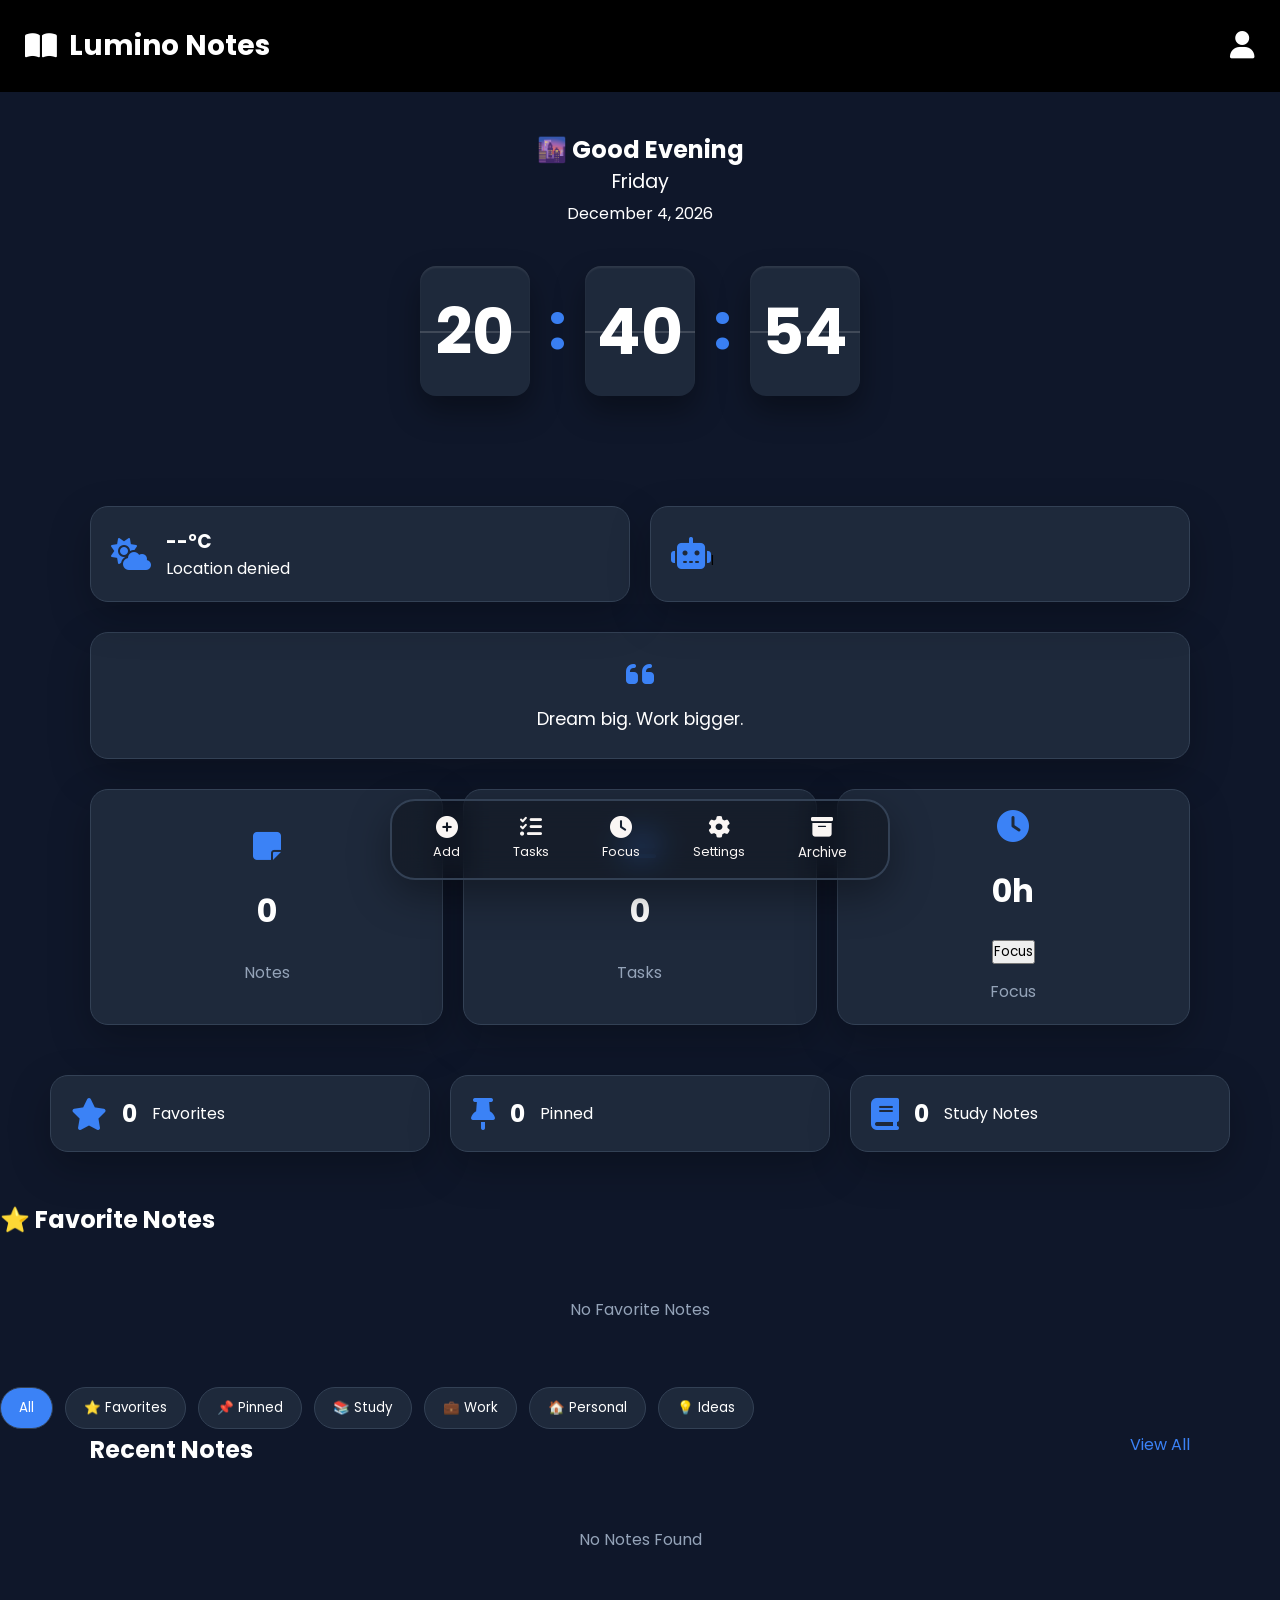
<file: index.html>
<!DOCTYPE html>
<html lang="en">
<head>
    <meta charset="UTF-8">
    <meta name="viewport" content="width=device-width, initial-scale=1.0">
    <link rel="icon" href="assets/mainlogo.png">
    <title>Lumino Notes</title>

    <link rel="stylesheet" href="notes.css">

    <link
    rel="stylesheet"
    href="https://cdnjs.cloudflare.com/ajax/libs/font-awesome/6.7.2/css/all.min.css"
    />
    <link rel="manifest" href="manifest.json">
    <link rel="stylesheet" href="css/dashboard.css">
     <link rel="stylesheet" href="css/timer.css">
      <link rel="stylesheet" href="css/tasks.css">
    <link rel="stylesheet" href="css/recent.css">
    <link rel="stylesheet" href="css/notes.css">
    <link rel="stylesheet" href="css/viewallnotes.css">
    <link rel="stylesheet" href="css/ui.css">
    <link rel="stylesheet" href="css/login.css">
   
</head>
<body>

    <header>
        <div class="logo">
            <i class="fa-solid fa-book-open"></i>
            <h2>Lumino Notes</h2>
        </div>
      <button id="openLogin" class="login-open-btn">

    <i class="fa-solid fa-user"></i>

   
        

</button>

     
        

       
    </header>

   


</div>
         <section class="hero">
     <h2 id="greeting"></h2>
     <h2 id="welcomeUser">
        
    </h2>

    <p id="day"></p>

    <p id="date"></p>
 

            <div class="clock">

    <div class="digit" id="hour">08</div>

    <div class="separator">:</div>

    <div class="digit" id="minute">45</div>

    <div class="separator">:</div>

    <div class="digit" id="second">32</div>

</div>
    <p class="quote"></p>

</section>
   
       <section class="dashboard">

    <div class="top-cards">

     <div class="weather card">

    <i id="weatherIcon" class="fa-solid fa-cloud-sun"></i>

    <div>

        <h3 id="temp">--°C</h3>

        <p id="city">Loading...</p>
       
    </div>

</div>
        

        <div class="streak card">

           
   
            <div>
                <button onclick="window.location.href='AI.html'" 
      class="ai-btn"> <i class="fa-solid fa-robot"></i>I</button>

            </div>

        </div>

    </div>

    <div class="quote-card">

        <i class="fa-solid fa-quote-left"></i>

        <p id="quote">
            Stay focused and keep writing.
        </p>

    </div>

    <div class="progress">

        <div class="card">

            <i class="fa-solid fa-note-sticky"></i>

            <h2 id="notesCount">0</h2>

            <p>Notes</p>

        </div>

        <div class="card">

            <i class="fa-solid fa-list-check"></i>

            <h2 id="tasksCount">0</h2>

            <p>Tasks</p>

        </div>

        <div class="card">

            <i class="fa-solid fa-clock"></i>

            <h2 id="focusTime">0h</h2>
            <button  onclick="window.location.href='timer.html'">Focus</button>

            <p>Focus</p>

        </div>

    </div>
    </section>

    
<section class="stats">



    <div class="stat-card">

        <i class="fa-solid fa-star"></i>

        <h2 id="favoriteCount">0</h2>

        <p>Favorites</p>

    </div>

    <div class="stat-card">

        <i class="fa-solid fa-thumbtack"></i>

        <h2 id="pinnedCount">0</h2>

        <p>Pinned</p>

    </div>

    <div class="stat-card">

        <i class="fa-solid fa-book"></i>

        <h2 id="studyCount">0</h2>

        <p>Study Notes</p>

    </div>

</section>




    <section class="favorites">

    <div class="section-title">

        <h2>⭐ Favorite Notes</h2>

    </div>

    <div id="favoriteNotes"></div>

</section>
    
    <div class="filter-bar">

    <button class="filter-btn active" data-filter="all">All</button>

    <button class="filter-btn" data-filter="favorite">⭐ Favorites</button>

    <button class="filter-btn" data-filter="pinned">📌 Pinned</button>

    <button class="filter-btn" data-filter="Study">📚 Study</button>

    <button class="filter-btn" data-filter="Work">💼 Work</button>

    <button class="filter-btn" data-filter="Personal">🏠 Personal</button>

    <button class="filter-btn" data-filter="Ideas">💡 Ideas</button>

</div>

    <section class="recent">

    <div class="section-title">

        <h2>Recent Notes</h2>

       
        <a href="notes.html">

    View All

</a>
        

    </div>

    <div id="recentNotes">

    </div>
    

    

</section>

    
</section>

<nav class="bottom-nav">


<button id="addNoteBtn">

<i class="fa-solid fa-circle-plus"></i>

<span>Add</span>

</button>

<button onclick="window.location.href='task.html'">

<i class="fa-solid fa-list-check"></i>

<span>Tasks</span>

</button>

<button id="formatBtn">

<i class="fa-solid fa-clock"></i>

<span>Focus</span>

</button>

<button id="settingsBtn">

<i class="fa-solid fa-gear"></i>

<span>Settings</span>

</button>

<button id="archivePopupBtn" >
    <i class="fa-solid fa-box-archive"></i>
    Archive
</button>

</nav>


<div class="popup" id="popup">
    <div class="popup-content">

        <label>Select Note Color</label>

<div class="color-picker">

    <div class="color yellow active" data-color="yellow"></div>

    <div class="color blue" data-color="blue"></div>

    <div class="color green" data-color="green"></div>

    <div class="color red" data-color="red"></div>

    <div class="color purple" data-color="purple"></div>

</div>
        <select id="category">

    <option value="Study">📚 Study</option>

    <option value="Work">💼 Work</option>

    <option value="Personal">🏠 Personal</option>

    <option value="Ideas">💡 Ideas</option>

</select>
        <input id="title" type="text" placeholder="Title">
       

        <textarea id="content" placeholder="Write your note..."></textarea>

        

        <button id="saveNote" type="button">
            Save Note
        </button>

    </div>
</div>

<div id="recentNotes"></div>




   <div class="settings-popup" id="settingsPopup">

    <div class="settings-box">

        <div class="settings-header">

            <h2>⚙️ Settings</h2>

            <button id="closeSettings">
                <i class="fa-solid fa-xmark"></i>
            </button>

        </div>

        <div class="setting-item">

            <label>Theme</label>


    <div class="theme-grid">

    <div class="theme-card active" data-theme="dark">
        🌙
        <span>Dark</span>
    </div>

    <div class="theme-card" data-theme="light">
        ☀️
        <span>Light</span>
    </div>

    <div class="theme-card" data-theme="pink">
        💗
        <span>Pink</span>
    </div>

    <div class="theme-card" data-theme="orange">
        🧡
        <span>Orange</span>
    </div>

    <div class="theme-card" data-theme="purple">
        💜
        <span>Purple</span>
    </div>

    <div class="theme-card" data-theme="emerald">
        💚
        <span>Emerald</span>
    </div>

    <div class="theme-card" data-theme="crimson">
        ❤️
        <span>Crimson</span>
    </div>

    <div class="theme-card" data-theme="ocean">
        🌊
        <span>Ocean</span>
    </div>

    <div id="logoutBtn" class="theme-card">
    <i class="fa-solid fa-right-from-bracket"></i>
    Logout
    </div>


</div>

        </div>

        <button id="saveSettings">

            Save Settings

        </button>

    </div>

</div>
<div id="archivePopup" class="popup">

    <div class="popup-box archive-box">

        <div class="archive-header">

            <h2>📦 Archived Notes</h2>

            <button id="closeArchive">
                ✖
            </button>

        </div>

        <div id="archiveNotes"></div>

    </div>

</div>
   <!-- ==========================
LOGIN POPUP
========================== -->

<div class="login-popup" id="loginPopup">

    <div class="login-card">

        <button class="close-login" id="closeLogin">
            <i class="fa-solid fa-xmark"></i>
        </button>

        <div class="login-top">

            <div class="login-logo">

                🌙

            </div>

            <h2>Welcome Back</h2>

            <p>Sign in to continue using Lumino</p>

        </div>

        <div class="login-form">

            <label>Email</label>

            <div class="input-box">

                <i class="fa-solid fa-envelope"></i>

                <input
                    type="email"
                    id="loginEmail"
                    placeholder="Enter your email">

            </div>

            <label>Password</label>

            <div class="input-box">

                <i class="fa-solid fa-lock"></i>

                <input
                    type="password"
                    id="loginPassword"
                    placeholder="Enter your password">

                <i
                    class="fa-solid fa-eye"
                    id="togglePassword">
                </i>

            </div>

            <div class="login-options">

                <label>

                    <input
                        type="checkbox"
                        id="rememberMe">

                    Remember Me

                </label>

                <a href="#">Forgot Password?</a>

            </div>

            <button id="loginNow" class="login-btn">

                Login

            </button>

        </div>


        <div class="login-footer">

    <span>New to Lumino?</span>

    <a href="#" id="registerBtn">
        Create Account
    </a>

</div>
       <!-- ==========================
REGISTER POPUP
========================== -->

<div class="login-popup" id="registerPopup">

    <div class="login-card">

        <button class="close-login" id="closeRegister">

            <i class="fa-solid fa-xmark"></i>

        </button>

        <div class="login-top">

            <div class="login-logo">

                🌙

            </div>

            <h2>Create Account</h2>

            <p>Join Lumino and organize your life.</p>

        </div>

        <div class="login-form">

            <label>Full Name</label>

            <div class="input-box">

                <i class="fa-solid fa-user"></i>

                <input
                    type="text"
                    id="registerName"
                    placeholder="Your Name">

            </div>

            <label>Email</label>

            <div class="input-box">

                <i class="fa-solid fa-envelope"></i>

                <input
                    type="email"
                    id="registerEmail"
                    placeholder="Email">

            </div>

            <label>Password</label>

            <div class="input-box">

                <i class="fa-solid fa-lock"></i>

                <input
                    type="password"
                    id="registerPassword"
                    placeholder="Password">

            </div>

            <button
                class="login-btn"
                id="createAccount">

                Create Account

            </button>
            <div class="login-footer">

    Already have an account?

    <a href="#" id="backToLogin">

        Login

    </a>

</div>

        </div>

      
   
<script src="js/recent-notes.js"></script>
<script src="js/clock.js"></script>
<script src="js/greeting.js"></script>
<script src="js/quotes.js"></script>
<script src="js/storage.js"></script>
<script src="js/weather.js"></script>
<script src="js/editior.js"></script>
<script src="js/setting.js"></script>
<script src="web.js"></script>
<script src="js/login.js"></script>
<script src="js/watchtimer.js"></script>
</body>
</html>
</file>
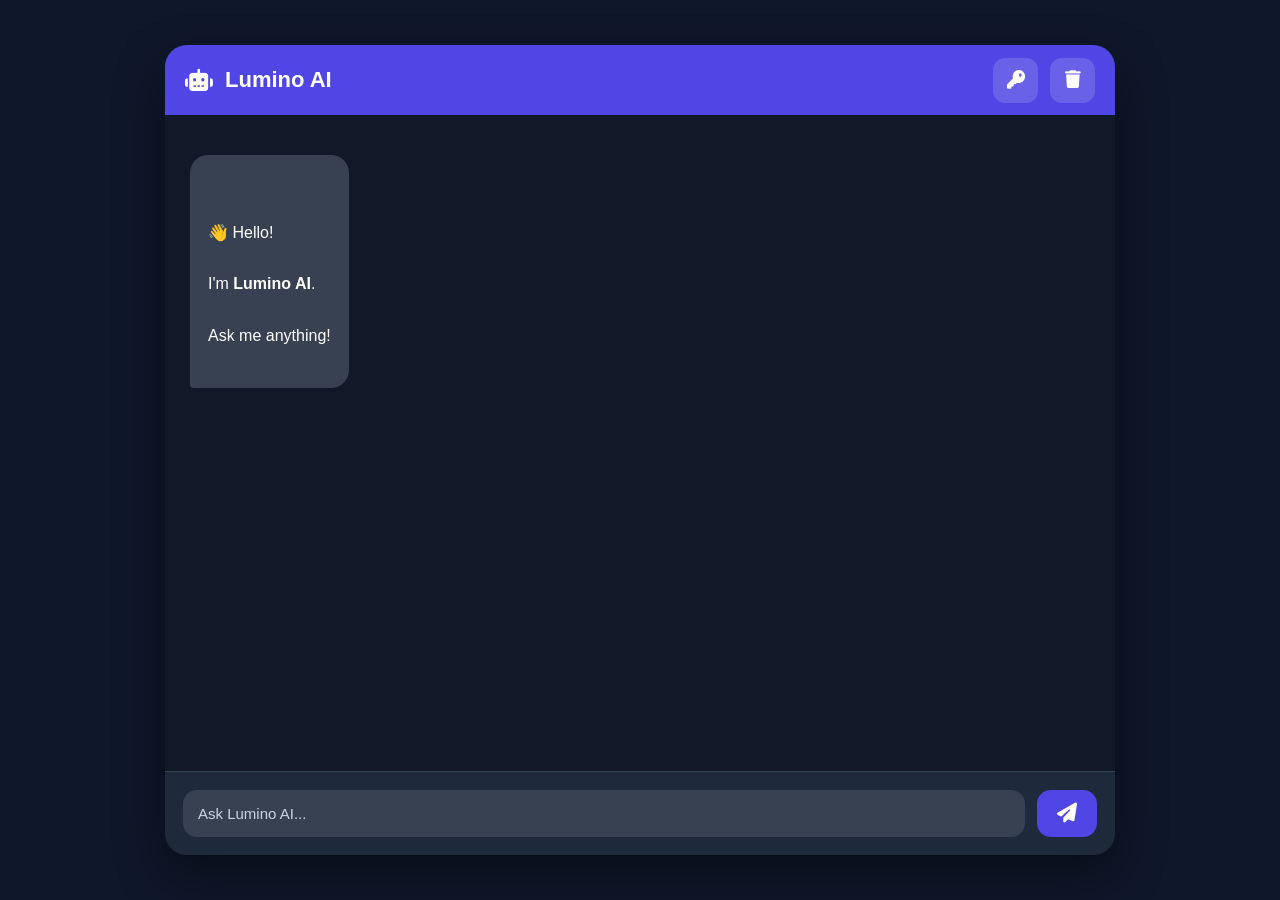
<file: AI.html>
<!DOCTYPE html>
<html lang="en">

<head>

<meta charset="UTF-8">

<meta name="viewport" content="width=device-width, initial-scale=1.0">

<title>Lumino AI</title>

<link rel="stylesheet"
href="https://cdnjs.cloudflare.com/ajax/libs/font-awesome/6.7.2/css/all.min.css"/>

<style>

*{

margin:0;

padding:0;

box-sizing:border-box;

font-family:Arial,sans-serif;

}

body{

background:#0f172a;

height:100vh;

display:flex;

justify-content:center;

align-items:center;

padding:20px;

}

/* ========================= */

.ai{

width:100%;

max-width:950px;

height:90vh;

background:#1e293b;

border-radius:22px;

overflow:hidden;

display:flex;

flex-direction:column;

box-shadow:0 20px 50px rgba(0,0,0,.45);

}

/* ========================= */

.header{

height:70px;

background:#4f46e5;

display:flex;

justify-content:space-between;

align-items:center;

padding:0 20px;

color:white;

}

.logo{

display:flex;

align-items:center;

gap:12px;

font-size:22px;

font-weight:bold;

}

.header-right{

display:flex;

align-items:center;

gap:12px;

}

.icon-btn{

width:45px;

height:45px;

border:none;

border-radius:12px;

background:rgba(255,255,255,.15);

color:white;

cursor:pointer;

font-size:18px;

transition:.3s;

}

.icon-btn:hover{

background:white;

color:#4f46e5;

}

/* ========================= */

.chat{

flex:1;

overflow-y:auto;

padding:25px;

background:#111827;

}

.chat::-webkit-scrollbar{

width:8px;

}

.chat::-webkit-scrollbar-thumb{

background:#374151;

border-radius:20px;

}

/* ========================= */

.user{

margin:15px 0;

margin-left:auto;

width:fit-content;

max-width:75%;

padding:14px 18px;

background:#4f46e5;

color:white;

border-radius:18px 18px 4px 18px;

word-wrap:break-word;

}

.bot{

margin:15px 0;

width:fit-content;

max-width:75%;

padding:14px 18px;

background:#374151;

color:white;

border-radius:18px 18px 18px 4px;

white-space:pre-wrap;

line-height:1.6;

word-wrap:break-word;

}

/* ========================= */

.input-area{

padding:18px;

display:flex;

gap:12px;

background:#1e293b;

border-top:1px solid #334155;

}

.input-area input{

flex:1;

padding:15px;

border:none;

outline:none;

border-radius:14px;

background:#374151;

color:white;

font-size:15px;

}

.input-area input::placeholder{

color:#cbd5e1;

}

.send{

width:60px;

border:none;

border-radius:14px;

background:#4f46e5;

color:white;

cursor:pointer;

font-size:20px;

transition:.3s;

}

.send:hover{

background:#4338ca;

transform:scale(1.05);

}

/* ========================= */

.loading{

opacity:.8;

font-style:italic;

}

</style>

</head>

<body>

<div class="ai">

<!-- HEADER -->

<div class="header">

<div class="logo">

<i class="fa-solid fa-robot"></i>

<span>Lumino AI</span>

</div>

<div class="header-right">

<button
class="icon-btn"
id="changeKey">

<i class="fa-solid fa-key"></i>

</button>

<button
class="icon-btn"
id="clearChat">

<i class="fa-solid fa-trash"></i>

</button>

</div>

</div>

<!-- CHAT -->

<div
class="chat"
id="chat">

<div class="bot">

👋 Hello!

I'm <b>Lumino AI</b>.

Ask me anything!

</div>

</div>

<!-- INPUT -->

<div class="input-area">

<input

type="text"

id="prompt"

placeholder="Ask Lumino AI...">

<button
class="send"
id="send">

<i class="fa-solid fa-paper-plane"></i>

</button>

</div>

<script>

// =====================================
// GEMINI API KEY
// =====================================

let API_KEY = localStorage.getItem("geminiKey");

if(!API_KEY){

    const key = prompt("Enter your Gemini API Key");

    if(key){

        API_KEY = key;

        localStorage.setItem("geminiKey", key);

    }else{

        alert("Gemini API Key is required.");

    }

}

// =====================================
// ELEMENTS
// =====================================

const chat = document.getElementById("chat");

const promptInput = document.getElementById("prompt");

const sendBtn = document.getElementById("send");

const changeKeyBtn = document.getElementById("changeKey");

const clearChatBtn = document.getElementById("clearChat");

// =====================================
// CHANGE API KEY
// =====================================

changeKeyBtn.addEventListener("click",()=>{

    const newKey = prompt("Enter New Gemini API Key");

    if(!newKey) return;

    API_KEY = newKey;

    localStorage.setItem("geminiKey", newKey);

    alert("✅ API Key Updated!");

});

// =====================================
// CLEAR CHAT
// =====================================

clearChatBtn.addEventListener("click",()=>{

    if(confirm("Clear chat?")){

        chat.innerHTML=`

        <div class="bot">

        👋 Hello!

        I'm <b>Lumino AI</b>.

        Ask me anything!

        </div>

        `;

    }

});

// =====================================
// SEND
// =====================================

sendBtn.addEventListener("click", askAI);

promptInput.addEventListener("keydown",(e)=>{

    if(e.key==="Enter"){

        askAI();

    }

});

// =====================================
// ADD MESSAGE
// =====================================

function addUserMessage(text){

    chat.innerHTML += `

    <div class="user">

        ${text}

    </div>

    `;

}

function addBotMessage(text){

    chat.innerHTML += `

    <div class="bot">

        ${text}

    </div>

    `;

}

function scrollBottom(){

    chat.scrollTop = chat.scrollHeight;

}

// =====================================
// GEMINI AI
// =====================================

async function askAI(){

    const prompt = promptInput.value.trim();

    if(prompt === "") return;

    addUserMessage(prompt);

    promptInput.value = "";

    chat.innerHTML += `

    <div class="bot loading" id="loading">

        <i class="fa-solid fa-spinner fa-spin"></i>

        Thinking...

    </div>

    `;

    scrollBottom();

    try{

        const response = await fetch(

        `https://generativelanguage.googleapis.com/v1beta/models/gemini-flash-latest:generateContent?key=${API_KEY}`,

        {

            method:"POST",

            headers:{

                "Content-Type":"application/json"

            },

            body:JSON.stringify({

                contents:[

                    {

                        parts:[

                            {

                                text:prompt

                            }

                        ]

                    }

                ]

            })

        });

        const data = await response.json();

        document.getElementById("loading")?.remove();

        if(data.error){

            throw new Error(data.error.message);

        }

        const reply =

        data.candidates?.[0]?.content?.parts

        ?.map(part=>part.text)

        .join("") ||

        "No response from Gemini.";

        addBotMessage(reply);

        scrollBottom();

    }

    catch(error){

        document.getElementById("loading")?.remove();

        addBotMessage(

            "❌ " + error.message

        );

        console.error(error);

    }

}

// =====================================
// AUTO FOCUS
// =====================================

promptInput.focus();

</script>

</div>

</body>

</html>
</file>
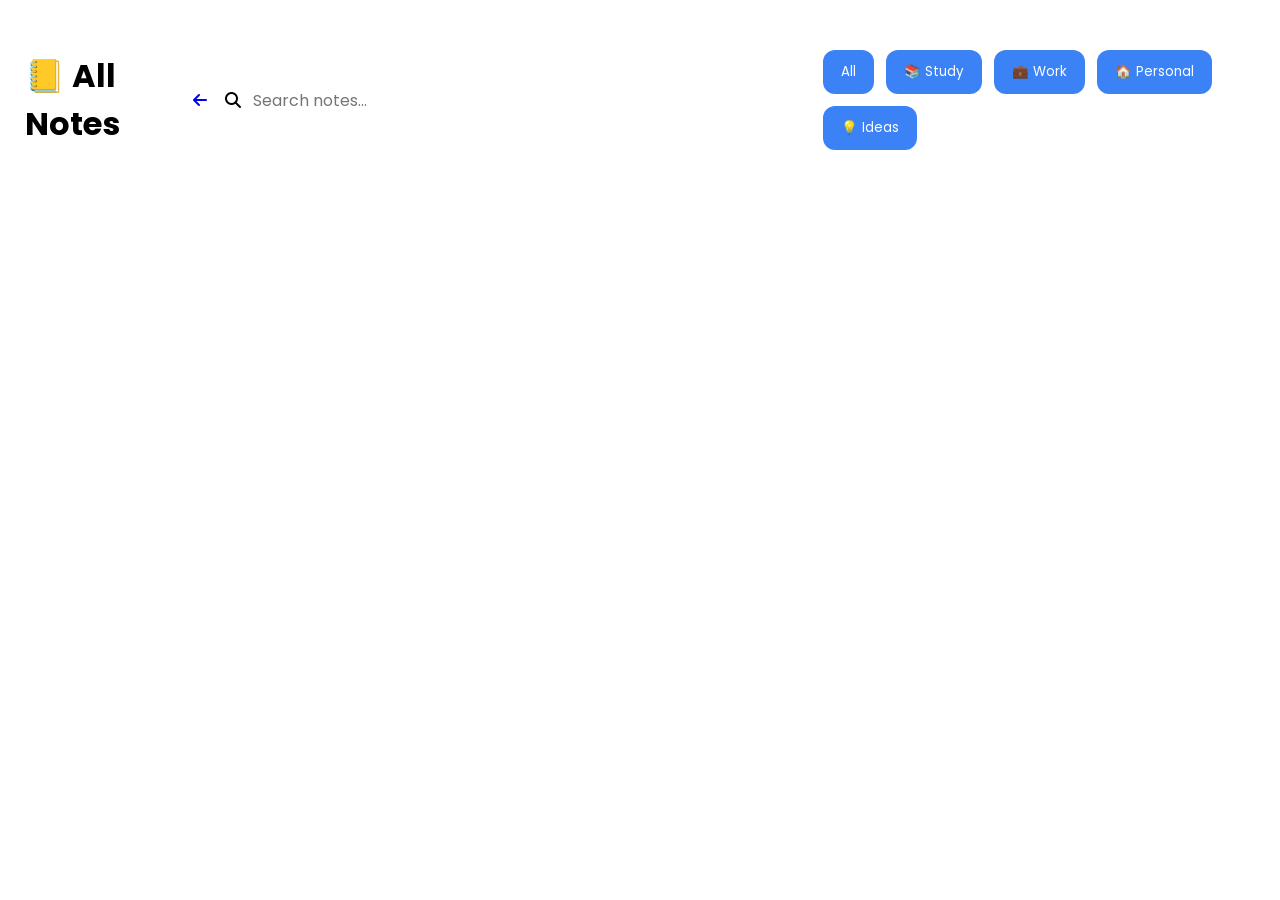
<file: notes.html>
<!DOCTYPE html>
<html lang="en">
<head>
    <meta charset="UTF-8">
    <meta name="viewport" content="width=device-width, initial-scale=1.0">

    <link rel="icon" href="assets/mainlogo.png">
    <title>Lumino Notes</title>

    <link rel="stylesheet" href="notes.css">

    <link
    rel="stylesheet"
    href="https://cdnjs.cloudflare.com/ajax/libs/font-awesome/6.7.2/css/all.min.css"
    />
    <link rel="stylesheet" href="/css/dashboard.css">
     <link rel="stylesheet" href="/css/timer.css">
      <link rel="stylesheet" href="/css/tasks.css">
    <link rel="stylesheet" href="/css/recent.css">
    <link rel="stylesheet" href="css/notes.css">
   
</head>
<body>
    <header class="notes-header">

    <h1>📒 All Notes</h1>

    <a href="index.html" class="back-btn">

        <i class="fa-solid fa-arrow-left"></i>

    </a>
    <div class="search-box">

    <i class="fa-solid fa-magnifying-glass"></i>

    <input
        type="text"
        id="searchAllNotes"
        placeholder="Search notes..."
    >

</div>



<div class="filter-bar">

    <button class="active">All</button>

    <button>📚 Study</button>

    <button>💼 Work</button>

    <button>🏠 Personal</button>

    <button>💡 Ideas</button>

</div>

</body>
</html>
</file>
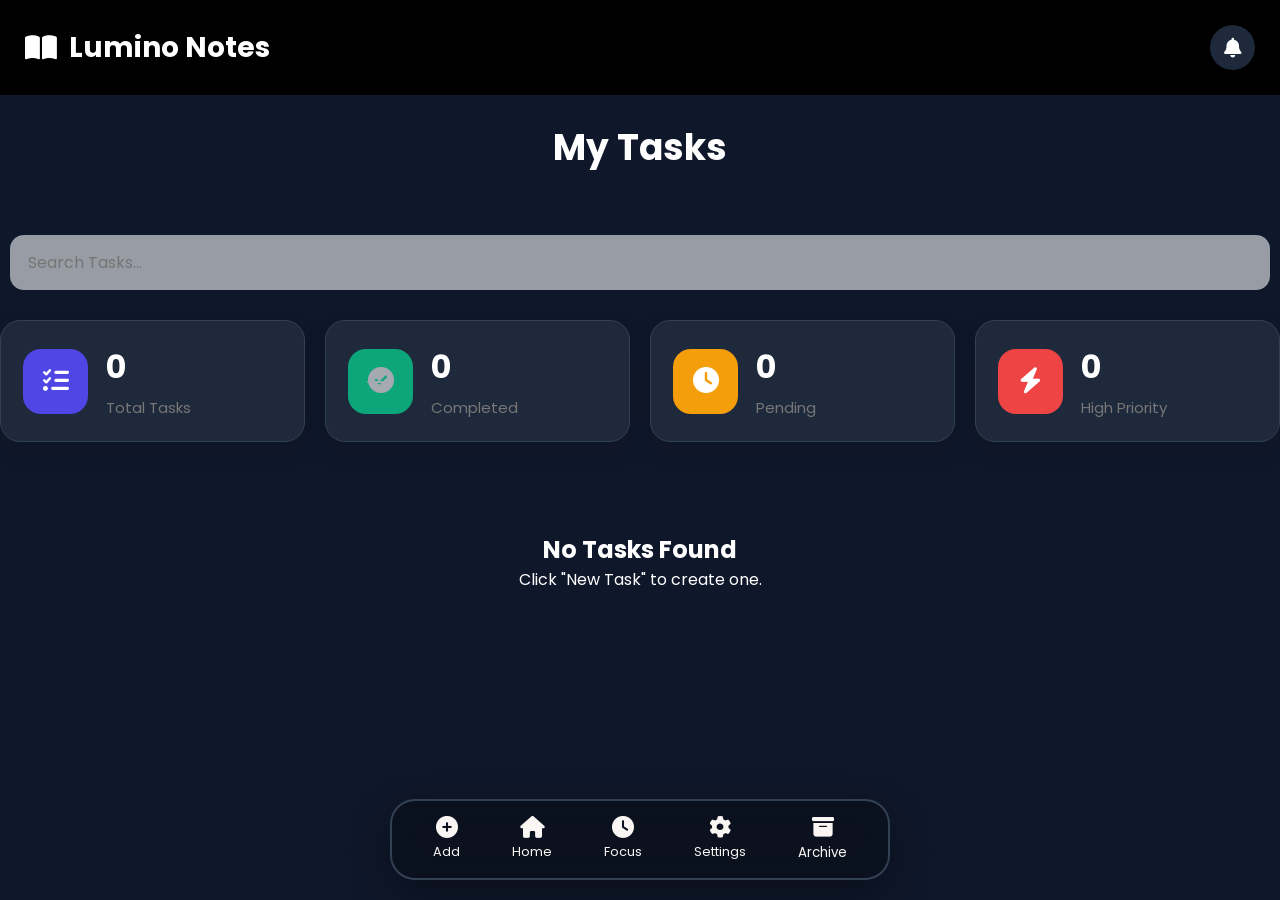
<file: task.html>
<!DOCTYPE html>
<html lang="en">
<head>
    <meta charset="UTF-8">
    <meta name="viewport" content="width=device-width, initial-scale=1.0">
    <link rel="icon" href="assets/mainlogo.png">
    <title>Lumino Notes</title>

   

    <link
    rel="stylesheet"
    href="https://cdnjs.cloudflare.com/ajax/libs/font-awesome/6.7.2/css/all.min.css"
    />
    
    <link rel="stylesheet" href="css/task.css">
    <link rel="stylesheet" href="css/ui.css">
   

<body>

    <header>
        <div class="logo">
            <i class="fa-solid fa-book-open"></i>
            <h2>Lumino Notes</h2>
        </div>
        <div class="bell">
            <i class="fa-solid fa-bell"></i>
        </div>
        

       
    </header>
    


    <!-- HEADER -->

    <header class="task-header">

        <h1>

            My Tasks

        </h1>

       

    </header>

    <section class="search-section">

        <input
        type="text"
        id="searchTask"
        placeholder="Search Tasks...">

    </section>
   <!-- ===========================
TASK STATS
=========================== -->

<section class="task-stats">

    <div class="stat-card">

        <div class="stat-icon">
            <i class="fa-solid fa-list-check"></i>
        </div>

        <div class="stat-info">
            <h2 id="totalTasks">0</h2>
            <p>Total Tasks</p>
        </div>

    </div>

    <div class="stat-card">

        <div class="stat-icon completed">
            <i class="fa-solid fa-circle-check"></i>
        </div>

        <div class="stat-info">
            <h2 id="completedTasks">0</h2>
            <p>Completed</p>
        </div>

    </div>

    <div class="stat-card">

        <div class="stat-icon pending">
            <i class="fa-solid fa-clock"></i>
        </div>

        <div class="stat-info">
            <h2 id="pendingTasks">0</h2>
            <p>Pending</p>
        </div>

    </div>

    <div class="stat-card">

        <div class="stat-icon high">
            <i class="fa-solid fa-bolt"></i>
        </div>

        <div class="stat-info">
            <h2 id="highPriorityTasks">0</h2>
            <p>High Priority</p>
        </div>

    </div>

</section>
   
    
    
<nav class="bottom-nav">


<button id="addTaskBtn">

<i class="fa-solid fa-circle-plus"></i>

<span>Add</span>

</button>

<button onclick="window.location.href='../'">

<i class="fa-solid fa-house"></i>

<span>Home</span>

</button>

<button>

<i class="fa-solid fa-clock"></i>

<span>Focus</span>

</button>

<button id="settingsBtn">

<i class="fa-solid fa-gear"></i>

<span>Settings</span>

</button>

<button id="archivePopupBtn" >
    <i class="fa-solid fa-box-archive"></i>
    Archive
</button>

</nav>



    

    <section id="taskContainer">

    </section>
<div class="popup" id="taskPopup">
  <div class="popup-box">

    <h2>New Task</h2>

    <label>Task Title</label>
    <input type="text" id="taskTitle">

    <div class="form-row">
      <div>
        <label>Due Date</label>
        <input type="date" id="taskDate">
      </div>

      <div>
        <label>Priority</label>
        <select id="taskPriority">
          <option value="High">High</option>
          <option value="Medium">Medium</option>
          <option value="Low">Low</option>
        </select>
      </div>
    </div>

    <label>Category</label>
    <select id="taskCategory">
      <option>Study</option>
      <option>Work</option>
      <option>Personal</option>
    </select>

    <div class="checkbox-row">
      <input type="checkbox" id="taskCompleted">
      <label for="taskCompleted">Mark as completed</label>
    </div>

    <div class="popup-actions">
      <button class="cancel-btn">Cancel</button>
      <button class="save-btn">Save Task</button>
    </div>

  </div>
</div>

 <div class="settings-popup" id="settingsPopup">

    <div class="settings-box">

        <div class="settings-header">

            <h2>⚙️ Settings</h2>

            <button id="closeSettings">
                <i class="fa-solid fa-xmark"></i>
            </button>

        </div>

        <div class="setting-item">

            <label>Theme</label>


    <div class="theme-grid">

    <div class="theme-card active" data-theme="dark">
        🌙
        <span>Dark</span>
    </div>

    <div class="theme-card" data-theme="light">
        ☀️
        <span>Light</span>
    </div>

    <div class="theme-card" data-theme="pink">
        💗
        <span>Pink</span>
    </div>

    <div class="theme-card" data-theme="orange">
        🧡
        <span>Orange</span>
    </div>

    <div class="theme-card" data-theme="purple">
        💜
        <span>Purple</span>
    </div>

    <div class="theme-card" data-theme="emerald">
        💚
        <span>Emerald</span>
    </div>

    <div class="theme-card" data-theme="crimson">
        ❤️
        <span>Crimson</span>
    </div>

    <div class="theme-card" data-theme="ocean">
        🌊
        <span>Ocean</span>
    </div>

</div>

        </div>

        <button id="saveSettings">

            Save Settings

        </button>

    </div>

 
<script src="js/tasks.js"></script>
<script src="js/setting.js"></script>

</body>
</html>
</file>
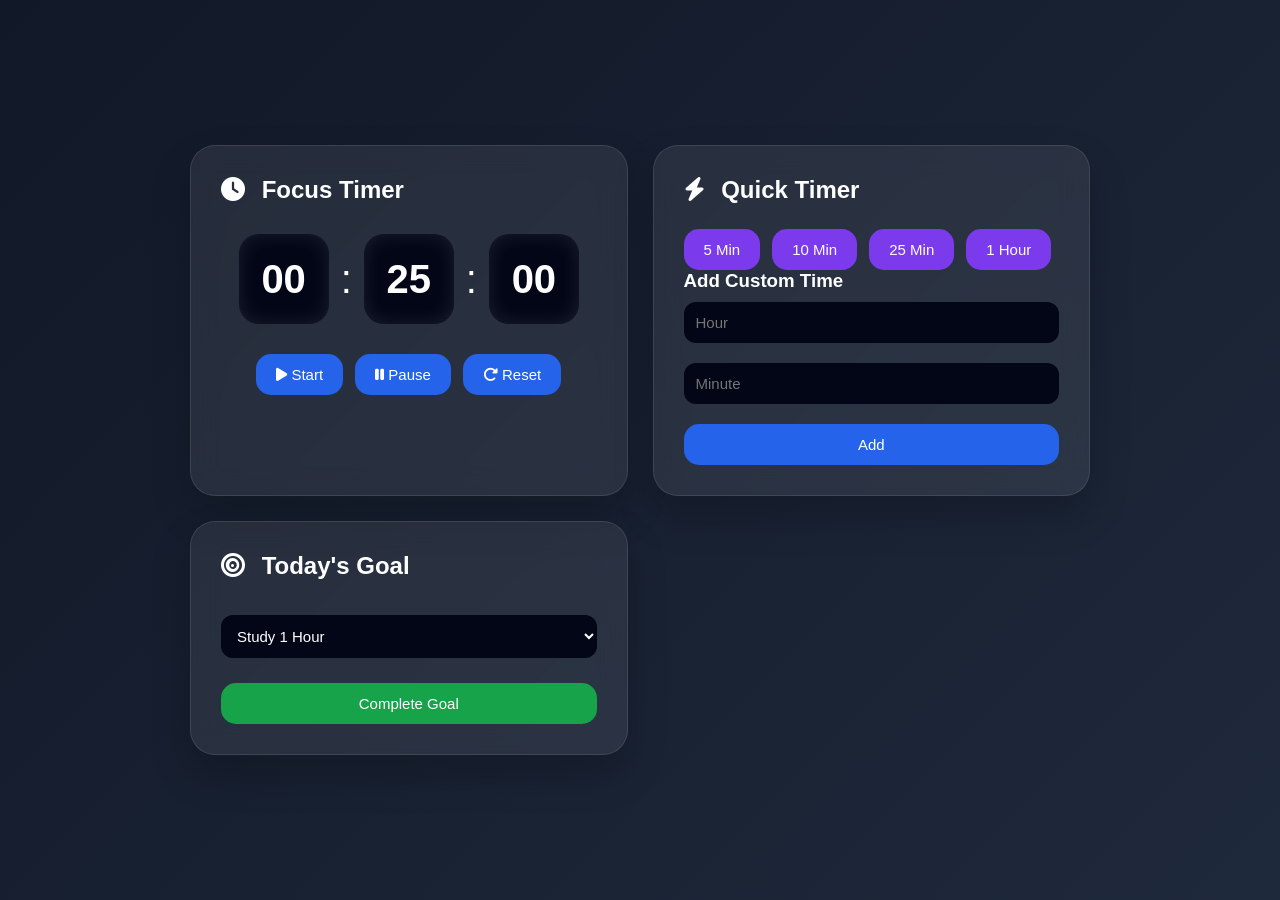
<file: timer.html>
<!DOCTYPE html>
<html lang="en">

<head>
    <meta charset="UTF-8">
    <meta name="viewport" content="width=device-width, initial-scale=1.0">

    <title>Focus Timer</title>

    <link rel="stylesheet" href="css/watchtimer.css">

    <!-- Font Awesome -->
    <link rel="stylesheet" 
    href="https://cdnjs.cloudflare.com/ajax/libs/font-awesome/6.5.1/css/all.min.css">

</head>

<body>


<div class="container">


    <!-- TIMER SECTION -->

    <section class="timer-card">

        <h1>
            <i class="fa-solid fa-clock"></i>
            Focus Timer
        </h1>


        <div class="timer">

            <div class="time-box" id="hour">
                00
            </div>

            <span>:</span>

            <div class="time-box" id="minute">
                25
            </div>

            <span>:</span>

            <div class="time-box" id="second">
                00
            </div>

        </div>



        <div class="buttons">

            <button id="start">
                <i class="fa-solid fa-play"></i>
                Start
            </button>


            <button id="pause">
                <i class="fa-solid fa-pause"></i>
                Pause
            </button>


            <button id="reset">
                <i class="fa-solid fa-rotate-right"></i>
                Reset
            </button>

        </div>


    </section>



    <!-- QUICK TIMER -->

    <section class="card">

        <h2>
            <i class="fa-solid fa-bolt"></i>
            Quick Timer
        </h2>


        <div class="quick-buttons">

            <button data-time="300">
                5 Min
            </button>


            <button data-time="600">
                10 Min
            </button>


            <button data-time="1500">
                25 Min
            </button>


            <button data-time="3600">
                1 Hour
            </button>

        </div>



        <div class="custom">

            <h3>Add Custom Time</h3>


            <input 
            type="number" 
            id="customHour"
            placeholder="Hour">


            <input 
            type="number"
            id="customMinute"
            placeholder="Minute">


            <button id="addCustom">
                Add
            </button>

        </div>


        <div id="customList"></div>


    </section>





    <!-- GOAL SECTION -->

    <section class="card">


        <h2>
            <i class="fa-solid fa-bullseye"></i>
            Today's Goal
        </h2>


        <select id="goal">

            <option value="3600">
                Study 1 Hour
            </option>


            <option value="7200">
                Study 2 Hours
            </option>


            <option value="1800">
                Read 30 Minutes
            </option>


            <option value="5400">
                Workout 90 Minutes
            </option>

        </select>



        <button id="completeGoal">
            Complete Goal
        </button>


    </section>





    <!-- STATS -->


   



</div>



<script src="js/watchtimer.js"></script>

</body>

</html>
</file>
<file: notes.css>
/* Google Font */
@import url('https://fonts.googleapis.com/css2?family=Poppins:wght@300;400;500;600;700;800&display=swap');



*{
    margin:0;
    padding:0;
    box-sizing:border-box;
    font-family:"Poppins",sans-serif;
}

body{

    background:var(--bg);
    color:var(--text);

    min-height:100vh;

}

header{
    display: flex;
    justify-content: space-between;
    align-items: center;
    padding: 25px;
   background:var(--header);
   width: 100%;

}
.dashboard{

    width:min(1100px,92%);
    margin:auto;

}

.top-cards{

    display:grid;

    grid-template-columns:repeat(2,1fr);

    gap:20px;

    margin-top:30px;

}

.card{

   background:var(--card);
    color: var(--text);
    border: 1px solid var(--border);
    border-radius:18px;

    padding:20px;

    display:flex;

    align-items:center;

    gap:15px;

    box-shadow:0 15px 40px rgba(0,0,0,.25);

    transition:.3s;



}

.card:hover{

    transform:translateY(-5px);

}

.card i{

    font-size:2rem;

    color:var(--icon);

}

.quote-card{

    margin:30px 0;

    background:var(--card);
    color: var(--text);
    border: 1px solid var(--border);
    border-radius:18px;
     box-shadow:0 15px 40px rgba(0,0,0,.25);

    padding:25px;

    border-radius:18px;

    text-align:center;

}

.quote-card i{

    font-size:2rem;

    color:var(--icon);

    margin-bottom:15px;

}

.quote-card p{

    font-size:1.1rem;

    color:var(--quote-text);

    line-height:1.6;

}

.progress{

    display:grid;

    grid-template-columns:repeat(3,1fr);

    gap:20px;

}

.progress .card{

    flex-direction:column;

    justify-content:center;

    text-align:center;

}

.progress h2{

    margin:10px 0;

    font-size:2rem;

}

.progress p{

    color:#94A3B8;

}
.bottom-nav{

position:fixed;

bottom:20px;

left:50%;

transform:translateX(-50%);

width:min(500px,90%);

background:var(--bottom-nav);

backdrop-filter:blur(15px);

padding:15px;

border-radius:25px;

display:flex;

justify-content:space-around;

box-shadow:0 15px 40px rgba(0,0,0,.35);

border: 2px solid var(--border)
}

.bottom-nav button{

background:none;

border:none;

color:var(--bottom-nav-btn);

display:flex;

flex-direction:column;

align-items:center;

gap:5px;

cursor:pointer;

transition:.3s;

}

.bottom-nav button:hover{

color:var(--bottom-nav-btn-hover);

transform:translateY(-6px);

}

.bottom-nav i{

font-size:22px;

}

.bottom-nav span{

font-size:.8rem;

}
.search-box{
    width:min(700px,90%);
    margin:30px auto;
    display:flex;
    align-items:center;
    gap:12px;
    background:var(--search-box);
    padding:14px 18px;
    border-radius:15px;
    backdrop-filter: blur(20px);
    -webkit-backdrop-filter: blur(18px);
    position: sticky;

    top: 20px;

    z-index:10;

}    

.search-box i{
    color:var(--search-box-text);
}

.search-box input{
    flex:1;
    border:none;
    outline:none;
    background:transparent;
    color:var(--search-box-input);
    font-size:16px;
}.note-header{
    display:flex;
    justify-content:space-between;
    align-items:center;
    margin-bottom:15px;
}

.delete-btn{
    width:38px;
    height:38px;
    border:none;
    border-radius:50%;
    background:#334155;
    color:white;
    cursor:pointer;
    transition:.3s;
}

.delete-btn:hover{
    background:#ef4444;
    transform:scale(1.1);
}
.note-actions{
    display:flex;
    gap:10px;
}

.edit-btn,
.delete-btn{

    width:38px;
    height:38px;

    border:none;

    border-radius:50%;

    cursor:pointer;

    color:white;

    transition:.3s;

}

.edit-btn{
    background:#3B82F6;
}

.edit-btn:hover{
    background:#2563EB;
}

.delete-btn{
    background:#EF4444;
}

.delete-btn:hover{
    background:#DC2626;
}
.note-actions{

    display:flex;
    gap:8px;

}

.note-actions button{

    width:38px;
    height:38px;

    border:none;
    border-radius:50%;

    cursor:pointer;

    background:#334155;

    color:white;

    transition:.3s;

}

.note-actions button:hover{

    transform:scale(1.1);

}

.pin-btn:hover{

    background:#F59E0B;

}

.edit-btn:hover{

    background:#3B82F6;

}

.delete-btn:hover{

    background:#EF4444;

}

.empty{

    text-align:center;
    color:#94A3B8;
    padding:40px;

}
#category{

    width:100%;

    padding:12px;

    border:none;

    outline:none;

    border-radius:10px;

    background:var(--cate);

    color:white;

    font-size:16px;

    margin:10px 0;

}

.category{

    display:inline-flex;
    align-items:center;
    gap:6px;

    padding:5px 12px;

    border-radius:20px;

    font-size:12px;
    font-weight:600;

    color:white;

    margin-bottom:8px;

}

#saveNote{
    background: var(--save-btn);
}
.study{

    background:#2563EB;

}

.work{

    background:#F97316;

}

.personal{

    background:#16A34A;

}

.ideas{

    background:#9333EA;

}

.color-picker{

    display:flex;
    gap:12px;
    margin:15px 0;

}

.color{

    width:30px;
    height:30px;

    border-radius:50%;

    cursor:pointer;

    transition:.3s;

    border:3px solid transparent;

}

.color:hover{

    transform:scale(1.15);

}

.color.active{

    border-color:white;

}

.yellow{

    background:#FACC15;

}

.blue{

    background:#3B82F6;

}

.green{

    background:#22C55E;

}

.red{

    background:#EF4444;

}

.purple{

    background:#A855F7;

}

.note.yellow{

    background:#FEF3C7;

    color:#111827;

}

.note.blue{

    background:#DBEAFE;

    color:#111827;

}

.note.green{

    background:#DCFCE7;

    color:#111827;

}

.note.red{

    background:#FEE2E2;

    color:#111827;

}

.note.purple{

    background:#F3E8FF;

    color:#111827;

}

.favorite-btn{

    background:#334155;

    color:white;

}

.favorite-btn:hover{

    background:#FACC15;
    color:#111827;

}

.favorite-card{

    background:var(--favcard);

    color:var(--favcard-text);

    padding:15px;

    border-radius:12px;

    margin:20px;

    font-weight:600;

}

.archive-btn{

    background:none;

    border:none;

    color:var(--text2);

    cursor:pointer;

    transition:.3s;

}

.archive-btn:hover{

    color:#F59E0B;

}
.toolbar{

    display:flex;
    gap:10px;

    margin:15px 0;

}

.toolbar button{

    width:42px;
    height:42px;

    border:none;

    border-radius:10px;

    background:#334155;

    color:white;

    cursor:pointer;

    transition:.3s;

}

.toolbar button:hover{

    background:#3B82F6;

}

.editor{

    min-height:180px;

    border-radius:12px;

    padding:15px;

    background:#1E293B;

    color:white;

    outline:none;

}

.settings-popup{

    position:fixed;

    inset:0;

    background:rgba(0,0,0,.5);

    display:none;

    justify-content:center;

    align-items:center;

    z-index:9999;

}

.settings-box{

    width:380px;

    max-width:90%;

    background:#1E293B;

    padding:25px;

    border-radius:18px;

    color:white;

}

.settings-header{

    display:flex;

    justify-content:space-between;

    align-items:center;

    margin-bottom:20px;

}

.settings-header button{

    background:none;

    border:none;

    color:white;

    font-size:22px;

    cursor:pointer;

}

.setting-item{

    margin:20px 0;

}

.setting-item label{

    display:block;

    margin-bottom:10px;

    font-weight:600;

}

.setting-item select{

    width:100%;

    padding:12px;

    border-radius:10px;

    border:none;

    outline:none;

}

#saveSettings{

    width:100%;

    padding:14px;

    border:none;

    border-radius:10px;

    background:#2563EB;

    color:white;

    cursor:pointer;

    font-size:16px;

}

.theme-grid{

    display:grid;

    grid-template-columns:repeat(2,1fr);

    gap:15px;

}

.theme-card{

    padding:20px;

    border-radius:16px;

    cursor:pointer;

    text-align:center;

    background:#334155;

    transition:.3s;

    border:3px solid transparent;

}

.theme-card:hover{

    transform:translateY(-5px);

}

.theme-card.active{

    border-color:#3B82F6;

}

.user-header{

    text-align:center;

    margin:25px 0 15px;

    animation:fadeDown .6s;

}

.user-header h2{

    font-size:32px;

    font-weight:700;

    color:#4f46e5;

}

.user-header p{

    margin-top:8px;

    color:#777;

    font-size:16px;

}
.ai-btn{
    background: transparent;
    border: none;

}
.ai-btn button{
    font-size: 28px;
    color: var(--primary);
}

@keyframes fadeDown{

    from{

        opacity:0;

        transform:translateY(-25px);

    }

    to{

        opacity:1;

        transform:translateY(0);

    }

}


.hero,.top-cards,.streak-card,.quote-card,.card,.stat-card,.filter-btn
{
    animation: clockAppear 1s ease;
}


@keyframes clockAppear{

    from{
        opacity:0;
        transform:translateY(30px);
    }

    to{
        opacity:1;
        transform:translateY(0);
    }

}
</file>
<file: css/dashboard.css>
.logo{
    display: flex;
    align-items: center;
    gap: 12px;
    color:var(--logo)
}
.logo i{
    font-size: 28px;
    color:var(--primary);
}
.logo h2{
    font-size: 28px;
}
.bell{
    width: 45px;
    height: 45px;
    display: grid;
    place-items:center;
    background: var(--card);
    border-radius: 50%;
    cursor: pointer;
}
.bell i{
    font-size: 20px;
}
.hero{
    padding: 40px 25px;
    text-align: center;
}

#greetings{
    font-size: 2rem;
    margin-bottom: 12px;
}

#day{
    color: var(--gray);
    font-size: 1.2rem;
}
#date{

    color: var(--gray);
    margin-top: 5px;
    margin-bottom: 40px;
}
</file>
<file: css/timer.css>
.flip-clocl{
    display: flex;
    justify-content: center;
    align-items: center;
    gap: 15px;
    margin-bottom: 35px;
    
}
.clock{
    display:flex;
    justify-content:center;
    align-items:center;
    gap:18px;
    
    margin:40px 0;
    
}

.digit{

    width:110px;
    height:130px;
    background:var(--card);

    border-radius:16px;

    display:flex;
    justify-content:center;
    align-items:center;

    font-size:4rem;
    font-weight:700;

    color:var(--digits);

    position:relative;

    overflow:hidden;

    box-shadow:
    0 15px 30px rgba(0,0,0,.35),
    inset 0 2px 2px rgba(255,255,255,.08);

    transition:.4s;

}

.digit::before{

    content:"";

    position:absolute;

    top:50%;

    left:0;

    width:100%;

    height:2px;

    background:rgba(255,255,255,.15);

}

.separator{

    font-size:4rem;

    color:#3B82F6;

    font-weight:bold;

    margin-top:-10px;

}

.digit{
    animation: clockAppear 1s ease;
}


@keyframes clockAppear{

    from{
        opacity:0;
        transform:translateY(30px);
    }

    to{
        opacity:1;
        transform:translateY(0);
    }

}

/* Tablet */
@media (max-width: 768px){

    .clock{
        gap:12px;
        margin:30px 0;
    }

    .flip-clocl{
        gap:10px;
        margin-bottom:25px;
    }

    .digit{
        width:100px;
        height:120px;
        font-size:3rem;
        border-radius:12px;
    }

    .separator{
        font-size:3rem;
    }
}


/* Mobile */
@media (max-width: 480px){

    .clock{
        gap:8px;
        margin:20px 0;
    }

    .flip-clocl{
        gap:8px;
        margin-bottom:20px;
    }

    .digit{
        width:65px;
        height:85px;
        font-size:2rem;
        border-radius:10px;

        box-shadow:
        0 8px 15px rgba(0,0,0,.3),
        inset 0 2px 2px rgba(255,255,255,.08);
    }

    .separator{
        font-size:2rem;
        margin-top:-5px;
    }
}


/* Very small phones */
@media (max-width: 360px){

    .digit{
        width:65px;
        height:85px;
        font-size:3rem;
    }

    .separator{
        font-size:2rem;
    }

    .clock{
        gap:5px;
    }
}
</file>
<file: css/tasks.css>
.recent{

    width:min(1100px,92%);

    margin:40px auto;

}

.section-title{

    display:flex;

    justify-content:space-between;

    margin-bottom:20px;

}

.section-title a{

    color:#3B82F6;

    text-decoration:none;

}

.note{

    background:#1E293B;

    padding:18px;

    border-radius:15px;

    margin-bottom:15px;

    transition:.3s;

}

.note:hover{

    transform:translateY(-4px);

}
</file>
<file: css/recent.css>
.recent{

    width:min(1100px,92%);

    margin:40px auto;

    position: relative;
    bottom: 2.3rem;

}

.section-title{

    display:flex;

    justify-content:space-between;

    margin-bottom:20px;

}

.section-title a{

    color:#3B82F6;

    text-decoration:none;

}

.note{

    background:#1E293B;

    padding:18px;

    border-radius:15px;

    margin-bottom:15px;

    transition:.3s;

}

.note:hover{

    transform:translateY(-4px);

}
</file>
<file: css/notes.css>
.notes-section{

    width:min(1100px,90%);

    margin:50px auto 120px;

}

.notes-header{

    display:flex;

    justify-content:space-between;

    align-items:center;

    margin-bottom:25px;

}

.notes-header button{

    padding:12px 18px;

    border:none;

    border-radius:12px;

    background:#3B82F6;

    color:white;

    cursor:pointer;

}

#notesContainer{

    display:grid;

    grid-template-columns:
    repeat(auto-fill,minmax(280px,1fr));

    gap:20px;

}

.note-card{

    background:#1E293B;

    padding:20px;

    border-radius:16px;

}

.note-card h3{

    margin-bottom:12px;

}

.popup{

    position:fixed;

    inset:0;

    background:rgba(0,0,0,.6);

    display:none;

    justify-content:center;

    align-items:center;
    z-index: 100;
}

.popup-content{

    width:420px;

    background:var(--popup);

    padding:25px;

    border-radius:18px;
    backdrop-filter: blur(20px);
    -webkit-backdrop-filter: blur(18px);

}

.popup-content input,
.popup-content textarea{

    width:100%;

    margin-bottom:15px;

    padding:12px;

    border:none;

    border-radius:10px;

   background:var(--input);
    color:var(--text);

    border:1px solid var(--border);


}

.popup-content textarea{

    height:180px;

    resize:none;

}

.popup-content button{

    width:100%;

    padding:14px;

    background:#3B82F6;

    color:white;

    border:none;

    border-radius:10px;

}

/* ===========================
   Dashboard Stats
=========================== */

.stats{

    display:grid;

    grid-template-columns:repeat(auto-fit,minmax(180px,1fr));

    gap:20px;

    margin:50px;

    
}

.stat-card{

   background:var(--card);
    color: var(--text);
    border: 1px solid var(--border);
    border-radius:18px;

    padding:20px;

    display:flex;

    align-items:center;

    gap:15px;

    box-shadow:0 15px 40px rgba(0,0,0,.25);

    transition:.3s;


}

.stat-card:hover{

    transform:translateY(-8px);

    box-shadow:0 18px 35px rgba(0,0,0,.18);

}

.stat-card i{

   font-size:2rem;

    color:var(--icon);

}


/* ===========================
   Smart Filters
=========================== */

.filter-bar{

    display:flex;

    gap:12px;

    flex-wrap:wrap;

    margin:25px 0;

}

.filter-btn{

    border:none;

    outline:none;

    padding:10px 18px;

    border-radius:25px;

    background:var(--card);

    color:var(--text);

    border:1px solid var(--border);

    cursor:pointer;

    transition:.3s;

}

.filter-btn:hover{

    background:var(--accent);

    color:white;

}

.filter-btn.active{

    background:var(--accent);

    color:white;

}

.archive-main-btn{

    padding:10px 20px;

    border:none;

    border-radius:12px;

    background:#4F46E5;

    color:white;

    cursor:pointer;

}

.archive-box{

    width:700px;

    max-height:80vh;

    overflow-y:auto;

}

.archive-header{

    display:flex;

    justify-content:space-between;

    align-items:center;

    margin-bottom:20px;

}
</file>
<file: css/viewallnotes.css>
#allNotes{

    display:grid;

    grid-template-columns:repeat(auto-fill,minmax(320px,1fr));

    gap:20px;

    margin-top:30px;

}
</file>
<file: css/ui.css>
/* ===========================
   DEFAULT THEME (Dark)
=========================== */

:root{

    --bg:#0F172A;
    --card:#1E293B;
    --popup:#1E293B;

    --text:#FFFFFF;
    --text2:#CBD5E1;

    --accent:#3B82F6;
    --accent-hover:#2563EB;

    --input:#334155;

    --clock:#60A5FA;

    --border:#334155;

}

.dark-theme{

    --bg:#0F172A;
    --card:#1E293B;
    --popup:#1E293B;

    --text:#FFFFFF;
    --text2:#CBD5E1;

    --accent:#3B82F6;
    --accent-hover:#2563EB;

    --input:#334155;

    --clock:#000000;

    --border:#334155;

    --icon:#3b82f6;
    --favcard:rgba(255,255,255,.8);
    --favcard-text:#0c0c0e;
    --digits:#fff;
    --logo:white;
    --header:#000;
    --bottom-nav:rgba(5, 5, 5, 0.296);
    --bottom-nav-btn:rgb(250, 246, 244);
    --bottom-nav-btn-hover:rgb(19, 137, 255);


    --search-box:rgba(255, 255, 255, 0.574);
    --search-box-text:#000000;
    --search-box-input:#070707;
   

    --popup:rgba(110, 133, 251, 0.474);
    --cate:rgb(0, 58, 128);
    --save-btn:rgb(43, 0, 172);



}

.light-theme{

    --bg:#F8FAFC;
    --card:#FFFFFF;
    --popup:#FFFFFF;
    --favcard:#535050;
    --favcard-text:white;
    --text:#111827;
    --text2:#475569;

    --accent:#2563EB;
    --accent-hover:#1D4ED8;
    --icon:rgb(255, 219, 36);
    --input:#E2E8F0;
    --header:#0F172A;
    --clock:#2563EB;
    --digits:black;
    --logo:white;
    --border:#CBD5E1;
    --bottom-nav:rgba(5, 5, 5, 0.296);
    --bottom-nav-btn:rgb(250, 246, 244);
    --bottom-nav-btn-hover:black;


    --search-box:rgba(104, 104, 104, 0.574);
    --search-box-text:#fffefe;
    --search-box-input:#fffefe;
   

    --popup:rgba(245, 240, 242, 0.474);
    --cate:rgb(4, 4, 4);
    --save-btn:rgb(232, 223, 227);

}

.pink-theme{

    --bg:#FFF1F2;
    --card:#FFFFFF;
    --popup:#FFFFFF;

    --text:#881337;
    --text2:#BE185D;

    --accent:#EC4899;
    --accent-hover:#DB2777;

    --input:#FBCFE8;

    --clock:#EC4899;

    --border:#F9A8D4;
    --icon:#f63b3b;
    --favcard:rgba(255,255,255,.8);
    --favcard-text:#0c0c0e;
    --digits:#f63b3b;
    --logo:#f63b3b;
    --header:#ffa5a5;
    --bottom-nav:rgba(255, 96, 96, 0.296);
    --bottom-nav-btn:#9f4646;
    --bottom-nav-btn-hover:#f63b3b;

    --search-box:rgba(238, 72, 72, 0.574);
    --search-box-text:#000;
    --search-box-input:#000;


    --popup:rgba(251, 110, 162, 0.474);
    --cate:rgb(128, 0, 70);
    --save-btn:rgb(172, 0, 72);





}

.orange-theme{

    --bg:#FFF7ED;
    --card:#FFFFFF;
    --popup:#FFFFFF;

    --text:#9A3412;
    --text2:#C2410C;

    --accent:#F97316;
    --accent-hover:#EA580C;

    --input:#FED7AA;

    --clock:#F97316;

    --border:#FDBA74;

    --icon:#ff791a;
    --favcard:rgba(255, 116, 51, 0.667);
    --favcard-text:#0c0c0e;
    --digits:#ff791a;
    --logo:#c47413;
    --header:#ffa973;
    --bottom-nav:rgba(255, 72, 26, 0.296);
    --bottom-nav-btn:#ff541f;
    --bottom-nav-btn-hover:#e00000;

    --search-box:rgba(238, 130, 72, 0.574);
    --search-box-text:#000;
    --search-box-input:#000;

    --popup:rgba(251, 173, 110, 0.474);
    --cate:rgb(128, 68, 0);
    --save-btn:rgb(126, 58, 6);


}

.purple-theme{

    --bg:#F5F3FF;
    --card:#FFFFFF;
    --popup:#FFFFFF;

    --text:#5B21B6;
    --text2:#7C3AED;

    --accent:#8B5CF6;
    --accent-hover:#7C3AED;

    --input:#DDD6FE;

    --clock:#8B5CF6;

    --border:#C4B5FD;


    --icon:#c98aff;
    --favcard:rgba(210, 119, 255, 0.667);
    --favcard-text:#0c0c0e;
    --digits:#7b56ff;
    --logo:#cdd3fe;
    --header:#543eb7;
    --bottom-nav:rgba(26, 68, 255, 0.296);
    --bottom-nav-btn:#311f75;
    --bottom-nav-btn-hover:#3c00e0;

    --search-box:rgba(125, 72, 238, 0.455);
    --search-box-text:#000;
    --search-box-input:#000;

    --popup:rgba(110, 187, 251, 0.474);
    --cate:rgb(0, 45, 128);
    --save-btn:rgb(6, 50, 126);

}
.emerald-theme{

    --bg:#ECFDF5;
    --card:#FFFFFF;
    --popup:#FFFFFF;

    --text:#065F46;
    --text2:#047857;

    --accent:#10B981;
    --accent-hover:#059669;

    --input:#A7F3D0;

    --clock:#10B981;

    --border:#6EE7B7;

     --icon:#008a2e;
    --favcard:rgba(62, 128, 91, 0.667);
    --favcard-text:#0c0c0e;
    --digits:#008113;
    --logo:#00cf79;
    --header:#046649;
    --bottom-nav:rgba(0, 146, 73, 0.296);
    --bottom-nav-btn:#028d2a;
    --bottom-nav-btn-hover:#185f00;

    --popup:rgba(207, 246, 168, 0.474);
    --cate:green;
    --save-btn:green;
    --search-box:rgba(4, 125, 43, 0.455);
    --search-box-text:#000;
    --search-box-input:#000;

}

.crimson-theme{

    --bg:#FEF2F2;
    --card:#FFFFFF;
    --popup:#FFFFFF;

    --text:#991B1B;
    --text2:#B91C1C;

    --accent:#DC2626;
    --accent-hover:#B91C1C;

    --input:#FECACA;

    --clock:#DC2626;

    --border:#FCA5A5;

    --icon:#a40000;
    --favcard:rgba(128, 62, 62, 0.667);
    --favcard-text:#0c0c0e;
    --digits:#ed3030;
    --logo:#a40000;
    --header:#e58282;
    --bottom-nav:rgba(146, 0, 0, 0.296);
    --bottom-nav-btn:#ff5c5c;
    --bottom-nav-btn-hover:#c90000;


     --search-box:rgba(255, 119, 119, 0.574);
    --search-box-text:#fffefe;
    --search-box-input:#fffefe;
   

    --popup:rgba(251, 110, 110, 0.474);
    --cate:rgb(128, 9, 0);
    --save-btn:rgb(172, 11, 0);

}

.ocean-theme{

    --bg:#ECFEFF;
    --card:#FFFFFF;
    --popup:#FFFFFF;

    --text:#155E75;
    --text2:#0891B2;

    --accent:#06B6D4;
    --accent-hover:#0891B2;

    --input:#CFFAFE;

    --clock:#06B6D4;

    --border:#67E8F9;

     --icon:#155e75;
    --favcard:#87eeec;
    --favcard-text:#0c0c0e;
    --digits:#155e75;
    --logo:#155e75;
    --header:#589999;
    --bottom-nav:rgba(0, 146, 141, 0.296);
    --bottom-nav-btn:#009e81;
    --bottom-nav-btn-hover:#005b59;


     --search-box:rgba(128, 208, 211, 0.574);
    --search-box-text:#fffefe;
    --search-box-input:#fffefe;
   

    --popup:rgba(135, 230, 234, 0.474);
    --cate:rgb(0, 128, 117);
    --save-btn:rgb(17, 121, 87);

}
</file>
<file: css/login.css>
/* ===================================
LOGIN POPUP
=================================== */

.login-popup{

    position:fixed;
    inset:0;

    background:rgba(15,23,42,.45);
    backdrop-filter:blur(8px);

    display:none;

    justify-content:center;
    align-items:center;

    z-index:99999;

    animation:fade .3s ease;

}

#openLogin{
    background: transparent;
    color: white;
    border: none;
   font-size: 28px;
   transition: .4s;
}
#openLogin:hover{
    color:#6366F1 ;
    transform:scale(1.2);
}

/* ===================================
LOGIN CARD
=================================== */

.login-card{

    width:430px;
    max-width:92%;

    background:rgba(255,255,255,.85);

    backdrop-filter:blur(25px);

    border-radius:28px;

    padding:40px;

    position:relative;

    box-shadow:0 20px 60px rgba(0,0,0,.2);

    animation:popup .35s ease;

}

/* ===================================
CLOSE BUTTON
=================================== */

.close-login{

    position:absolute;

    top:18px;
    right:18px;

    width:40px;
    height:40px;

    border:none;

    border-radius:50%;

    background:#f1f5f9;

    cursor:pointer;

    transition:.3s;

}

.close-login:hover{

    background:#6366F1;

    color:#fff;

}

/* ===================================
TOP
=================================== */

.login-top{

    text-align:center;

    margin-bottom:30px;

}

.login-logo{

    width:80px;
    height:80px;

    margin:auto;

    border-radius:50%;

    display:flex;
    justify-content:center;
    align-items:center;

    font-size:42px;

    background:linear-gradient(135deg,#6366F1,#8B5CF6);

    color:#fff;

    margin-bottom:20px;

    box-shadow:0 10px 30px rgba(99,102,241,.4);

}

.login-top h2{

    font-size:32px;

    color:#1e293b;

    margin-bottom:8px;

}

.login-top p{

    color:#64748b;

}

/* ===================================
LABELS
=================================== */

.login-form label{

    display:block;

    margin-top:18px;
    margin-bottom:8px;

    font-weight:600;

    color:#334155;

}

/* ===================================
INPUT BOX
=================================== */

.input-box{

    display:flex;

    align-items:center;

    background:#fff;

    border-radius:14px;

    padding:0 15px;

    border:2px solid transparent;

    transition:.3s;

}

.input-box:focus-within{

    border-color:#6366F1;

    box-shadow:0 0 18px rgba(99,102,241,.25);

}

.input-box i{

    color:#94a3b8;

    font-size:18px;

}

.input-box input{

    flex:1;

    border:none;

    outline:none;

    background:none;

    padding:16px;

    font-size:16px;

}

#togglePassword{

    cursor:pointer;

}

/* ===================================
OPTIONS
=================================== */

.login-options{

    display:flex;

    justify-content:space-between;

    align-items:center;

    margin-top:18px;

    font-size:14px;

}

.login-options a{

    text-decoration:none;

    color:#6366F1;

}

/* ===================================
BUTTON
=================================== */

.login-btn{

    width:100%;

    margin-top:28px;

    padding:16px;

    border:none;

    border-radius:14px;

    background:linear-gradient(135deg,#6366F1,#8B5CF6);

    color:#fff;

    font-size:17px;

    font-weight:700;

    cursor:pointer;

    transition:.3s;

}

.login-btn:hover{

    transform:translateY(-3px);

    box-shadow:0 12px 30px rgba(99,102,241,.4);

}

/* ===================================
FOOTER
=================================== */

.login-footer{

    margin-top:28px;

    text-align:center;

}

.login-footer a{

    color:#6366F1;

    font-weight:700;

    text-decoration:none;

}

/* ===================================
ANIMATIONS
=================================== */

@keyframes popup{

    from{

        opacity:0;
        transform:scale(.8);

    }

    to{

        opacity:1;
        transform:scale(1);

    }

}

@keyframes fade{

    from{

        opacity:0;

    }

    to{

        opacity:1;

    }

}
</file>
<file: css/task.css>
/* ===========================
   GOOGLE FONT
=========================== */

@import url('https://fonts.googleapis.com/css2?family=Poppins:wght@300;400;500;600;700&display=swap');


*{
    margin:0;
    padding:0;
    box-sizing:border-box;
    font-family:"Poppins",sans-serif;
}

body{

    background:var(--bg);
    color:var(--text);

    min-height:100vh;

}
body {
    animation: pageLoad 1s ease;
}

@keyframes pageLoad {
    from {
        opacity:0;
    }
    to {
        opacity:1;
    }
}


header{
    display: flex;
    justify-content: space-between;
    align-items: center;
    padding: 25px;
   background:var(--header);
   
   

}




.logo{
    display: flex;
    align-items:center;
    gap: 12px;
    color:var(--logo)
}
.logo i{
    font-size: 28px;
    color:var(--primary);
}
.logo h2{
    font-size: 28px;
}
.bell{
    width: 45px;
    height: 45px;
    display: grid;
    place-items:center;
    background: var(--card);
    border-radius: 50%;
    cursor: pointer;
}
.bell i{
    font-size: 20px;
}

/* ===========================
TASK STATS
=========================== */

.task-stats{

    display:grid;
    grid-template-columns:repeat(auto-fit,minmax(220px,1fr));
    gap:20px;
    margin:30px 0;

}

.stat-card{

    background:var(--card);
    border-radius:20px;
    padding:22px;
    display:flex;
    align-items:center;
    gap:18px;
    border: 1px solid var(--border);
    box-shadow:0 10px 30px rgba(0,0,0,.08);

    transition:.3s;

}

.stat-card:hover{

    transform:translateY(-6px);

    box-shadow:0 18px 40px rgba(0,0,0,.15);

}

.stat-icon{

    width:65px;
    height:65px;

    border-radius:18px;

    display:flex;
    justify-content:center;
    align-items:center;

    font-size:26px;

    background:#4f46e5;

    color:#fff;

}

.stat-icon.completed{

    background:#02f9a7;

}

.stat-icon.pending{

    background:#f59e0b;

}

.stat-icon.high{

    background:#ef4444;

}

.stat-info h2{

    font-size:32px;

    font-weight:700;

    color:var(--text);

}

.stat-info p{

    margin-top:5px;

    color:#777;

    font-size:15px;

}
/* ===========================
   HEADER
=========================== */

.task-header{

    display:flex;

    justify-content:center;

    align-items:center;

    margin-bottom:35px;

    background:transparent;

}

.task-header h1{

    font-size:36px;

}


/* ===========================
   DASHBOARD
=========================== */

.dashboard{

    display:grid;

    grid-template-columns:repeat(auto-fit,minmax(220px,1fr));

    gap:20px;

    margin-bottom:30px;

}

.card{

    background:#1E293B;

    border: 1px solid var(--border);

    padding:25px;

    border-radius:18px;

    text-align:center;

    transition:.3s;

}

.card:hover{

    transform:translateY(-5px);

}

.card h2{

    font-size:34px;

    margin-bottom:8px;

    color:#818CF8;

}

.card button{
    background:transparent;
    display: flex;
    justify-content: center;
    align-items: center;
    border: none;
    width: 100%;
}
.card i{
    color: #818CF8;
}

.bottom-nav{

position:fixed;

bottom:20px;

left:50%;

transform:translateX(-50%);

width:min(500px,90%);

background:var(--bottom-nav);

backdrop-filter:blur(15px);

padding:15px;

border-radius:25px;

display:flex;

justify-content:space-around;

box-shadow:0 15px 40px rgba(0,0,0,.35);

border: 2px solid var(--border)
}

.bottom-nav button{

background:none;

border:none;

color:var(--bottom-nav-btn);

display:flex;

flex-direction:column;

align-items:center;

gap:5px;

cursor:pointer;

transition:.3s;

}

.bottom-nav button:hover{

color:var(--bottom-nav-btn-hover);

transform:translateY(-6px);

}

.bottom-nav i{

font-size:22px;

}

.bottom-nav span{

font-size:.8rem;

}

/* ===========================
   SEARCH
=========================== */

.search-section{

    margin:10px;

}

#searchTask{

    width:100%;

    padding:15px 18px;

    border:none;

    border-radius:14px;

    background:var(--search-box);

    color:var(--search-box-text);

    outline:none;

    font-size:16px;

}

/* ===========================
   TASK CONTAINER
=========================== */

#taskContainer{

    display:grid;

    gap:18px;

}

.task-card{

    background:var(--card);

    padding:20px;

    border-radius:18px;

    margin-bottom:18px;

    transition:.3s;

    margin: 20px;

    border: 1px solid black;

}



.task-top{

    display:flex;

    justify-content:space-between;

    align-items:center;

}

.priority{

    padding:6px 14px;

    border-radius:20px;

    color:white;

    font-size:13px;

    font-weight:600;

}

.priority.high{

    background:#EF4444;

}

.priority.medium{

    background:#F59E0B;

}

.priority.low{

    background:#10B981;

}

.task-info{

    margin:15px 0;

}

.task-actions{

    display:flex;

    gap:12px;

}

.task-actions button{

    width:42px;

    height:42px;

    border:none;

    border-radius:12px;

    cursor:pointer;

    background:#334155;

    color:white;

    transition:.3s;

}

.task-actions button:hover{

    background:#6366F1;

}

.completed{

    text-decoration:line-through;

    opacity:.6;

}

.empty{

    text-align:center;

    padding:60px;

}

/* ======================================
   TASK POPUP
====================================== */

.popup{

    position:fixed;

    inset:0;

    background:rgba(0,0,0,.55);

    backdrop-filter:blur(8px);

    display:none;

    justify-content:center;

    align-items:center;

    z-index:999;

}

.popup-box{

    width:520px;

    max-width:95%;

    background:#1E293B;

    border:1px solid rgba(255,255,255,.08);

    border-radius:24px;

    padding:30px;

    box-shadow:
        0 20px 50px rgba(0,0,0,.45);

    animation:popup .25s ease;

}

/* ======================================
   POPUP TITLE
====================================== */

.popup-box h2{

    text-align:center;

    font-size:30px;

    color:white;

    margin-bottom:30px;

}

/* ======================================
   LABELS
====================================== */

.popup-box label{

    display:block;

    color:#CBD5E1;

    font-size:15px;

    font-weight:500;

    margin-bottom:8px;

    margin-top:18px;

}

/* ======================================
   INPUTS
====================================== */

.popup-box input,

.popup-box select{

    width:100%;

    padding:14px 16px;

    background:#0F172A;

    border:2px solid transparent;

    border-radius:14px;

    color:white;

    font-size:15px;

    outline:none;

    transition:.3s;

}

.popup-box input:focus,

.popup-box select:focus{

    border-color:#6366F1;

    box-shadow:0 0 15px rgba(99,102,241,.35);

}

/* ======================================
   TWO COLUMN ROW
====================================== */

.form-row{

    display:grid;

    grid-template-columns:1fr 1fr;

    gap:18px;

    margin-top:10px;

}

/* ======================================
   CHECKBOX
====================================== */

.checkbox-row{

    display:flex;

    align-items:center;

    gap:12px;

    margin-top:24px;

}

.checkbox-row input{

    width:20px;

    height:20px;

    accent-color:#6366F1;

    cursor:pointer;

}

.checkbox-row label{

    margin:0;

    color:#E2E8F0;

    cursor:pointer;

}

/* ======================================
   BUTTONS
====================================== */

.popup-actions{

    display:flex;

    justify-content:flex-end;

    gap:15px;

    margin-top:35px;

}

.cancel-btn{

    padding:13px 24px;

    border:none;

    border-radius:14px;

    background:#334155;

    color:white;

    cursor:pointer;

    transition:.3s;

}

.cancel-btn:hover{

    background:#475569;

}

.save-btn{

    padding:13px 24px;

    border:none;

    border-radius:14px;

    background:#6366F1;

    color:white;

    font-weight:600;

    cursor:pointer;

    transition:.3s;

}

.save-btn:hover{

    transform:translateY(-2px);

    box-shadow:0 12px 25px rgba(99,102,241,.4);

}


.settings-popup{

    position:fixed;

    inset:0;

    background:rgba(0,0,0,.5);

    display:none;

    justify-content:center;

    align-items:center;

    z-index:9999;

}

.settings-box{

    width:380px;

    max-width:90%;

    background:#1E293B;

    padding:25px;

    border-radius:18px;

    color:white;

}

.settings-header{

    display:flex;

    justify-content:space-between;

    align-items:center;

    margin-bottom:20px;

}

.settings-header button{

    background:none;

    border:none;

    color:white;

    font-size:22px;

    cursor:pointer;

}

.setting-item{

    margin:20px 0;

}

.setting-item label{

    display:block;

    margin-bottom:10px;

    font-weight:600;

}

.setting-item select{

    width:100%;

    padding:12px;

    border-radius:10px;

    border:none;

    outline:none;

}

#saveSettings{

    width:100%;

    padding:14px;

    border:none;

    border-radius:10px;

    background:#2563EB;

    color:white;

    cursor:pointer;

    font-size:16px;

}

.theme-grid{

    display:grid;

    grid-template-columns:repeat(2,1fr);

    gap:15px;

}

.theme-card{

    padding:20px;

    border-radius:16px;

    cursor:pointer;

    text-align:center;

    background:#334155;

    transition:.3s;

    border:3px solid transparent;

}

.theme-card:hover{

    transform:translateY(-5px);

}

.theme-card.active{

    border-color:#3B82F6;

}
/* ======================================
   ANIMATION
====================================== */

@keyframes popup{

    from{

        opacity:0;

        transform:translateY(25px) scale(.96);

    }

    to{

        opacity:1;

        transform:translateY(0) scale(1);

    }

}

/* ======================================
   MOBILE
====================================== */

@media(max-width:650px){

    .popup-box{

        width:95%;

        padding:22px;

    }

    .form-row{

        grid-template-columns:1fr;

    }

    .popup-actions{

        flex-direction:column;

    }

    .popup-actions button{

        width:100%;

    }

}
</file>
<file: css/watchtimer.css>
*{
    margin:0;
    padding:0;
    box-sizing:border-box;
    font-family:"Poppins",sans-serif;
}


body{

    min-height:100vh;
    background:linear-gradient(135deg,#111827,#1e293b);

    display:flex;
    justify-content:center;
    align-items:center;

    padding:30px;

    color:white;

}



.container{

    width:100%;
    max-width:900px;

    display:grid;

    grid-template-columns:repeat(auto-fit,minmax(300px,1fr));

    gap:25px;

}



/* COMMON CARD */

.card,
.timer-card{

    background:rgba(255,255,255,0.08);

    backdrop-filter:blur(15px);

    border-radius:25px;

    padding:30px;

    border:1px solid rgba(255,255,255,0.1);

    box-shadow:
    0 20px 40px rgba(0,0,0,0.2);

    animation:appear 0.7s ease;

}



@keyframes appear{

    from{

        opacity:0;
        transform:translateY(30px);

    }

    to{

        opacity:1;
        transform:translateY(0);

    }

}





h1,h2{

    margin-bottom:25px;

}



h1 i,
h2 i{

    margin-right:10px;

}





/* TIMER */


.timer{

    display:flex;

    justify-content:center;

    align-items:center;

    gap:12px;

    margin:30px 0;

}



.time-box{

    width:90px;

    height:90px;

    background:#020617;

    border-radius:20px;

    display:flex;

    justify-content:center;

    align-items:center;

    font-size:40px;

    font-weight:bold;


    box-shadow:
    inset 0 0 20px rgba(255,255,255,0.1);


}



.timer span{

    font-size:40px;

}





/* BUTTONS */


button{

    border:none;

    outline:none;

    cursor:pointer;

    padding:12px 20px;

    border-radius:15px;

    color:white;

    background:#2563eb;

    transition:0.3s;

    font-size:15px;

}



button:hover{

    transform:translateY(-4px);

    background:#3b82f6;

}



button:active{

    transform:scale(0.9);

}



.buttons{

    display:flex;

    justify-content:center;

    gap:12px;

}





/* QUICK BUTTONS */


.quick-buttons{

    display:flex;

    flex-wrap:wrap;

    gap:12px;

}



.quick-buttons button{

    background:#7c3aed;

}





/* INPUT */


input,
select{

    width:100%;

    margin:10px 0;

    padding:12px;

    border-radius:12px;

    border:none;

    background:#020617;

    color:white;

    font-size:15px;

}



input:focus,
select:focus{

    outline:2px solid #2563eb;

}





.custom button{

    width:100%;

    margin-top:10px;

}





/* CUSTOM TIMER LIST */


#customList div{

    background:#020617;

    padding:12px;

    border-radius:12px;

    margin-top:10px;

    cursor:pointer;

    transition:0.3s;

}



#customList div:hover{

    transform:translateX(8px);

}





/* GOAL */


#completeGoal{

    width:100%;

    margin-top:15px;

    background:#16a34a;

}



#completeGoal:hover{

    background:#22c55e;

}





/* STATS */


.stats{

    text-align:center;

}



#streak{

    font-size:45px;

    color:#facc15;

}



#usage{

    font-size:35px;

    color:#38bdf8;

}





/* FLIP ANIMATION */


.flip{

    animation:flip 0.5s ease;

}



@keyframes flip{

    0%{

        transform:rotateX(90deg);

        opacity:0;

    }


    100%{

        transform:rotateX(0);

        opacity:1;

    }

}





/* MOBILE */


@media(max-width:500px){


    .time-box{

        width:65px;

        height:65px;

        font-size:28px;

    }


    .timer span{

        font-size:28px;

    }


    button{

        padding:10px;

    }

}
</file>
